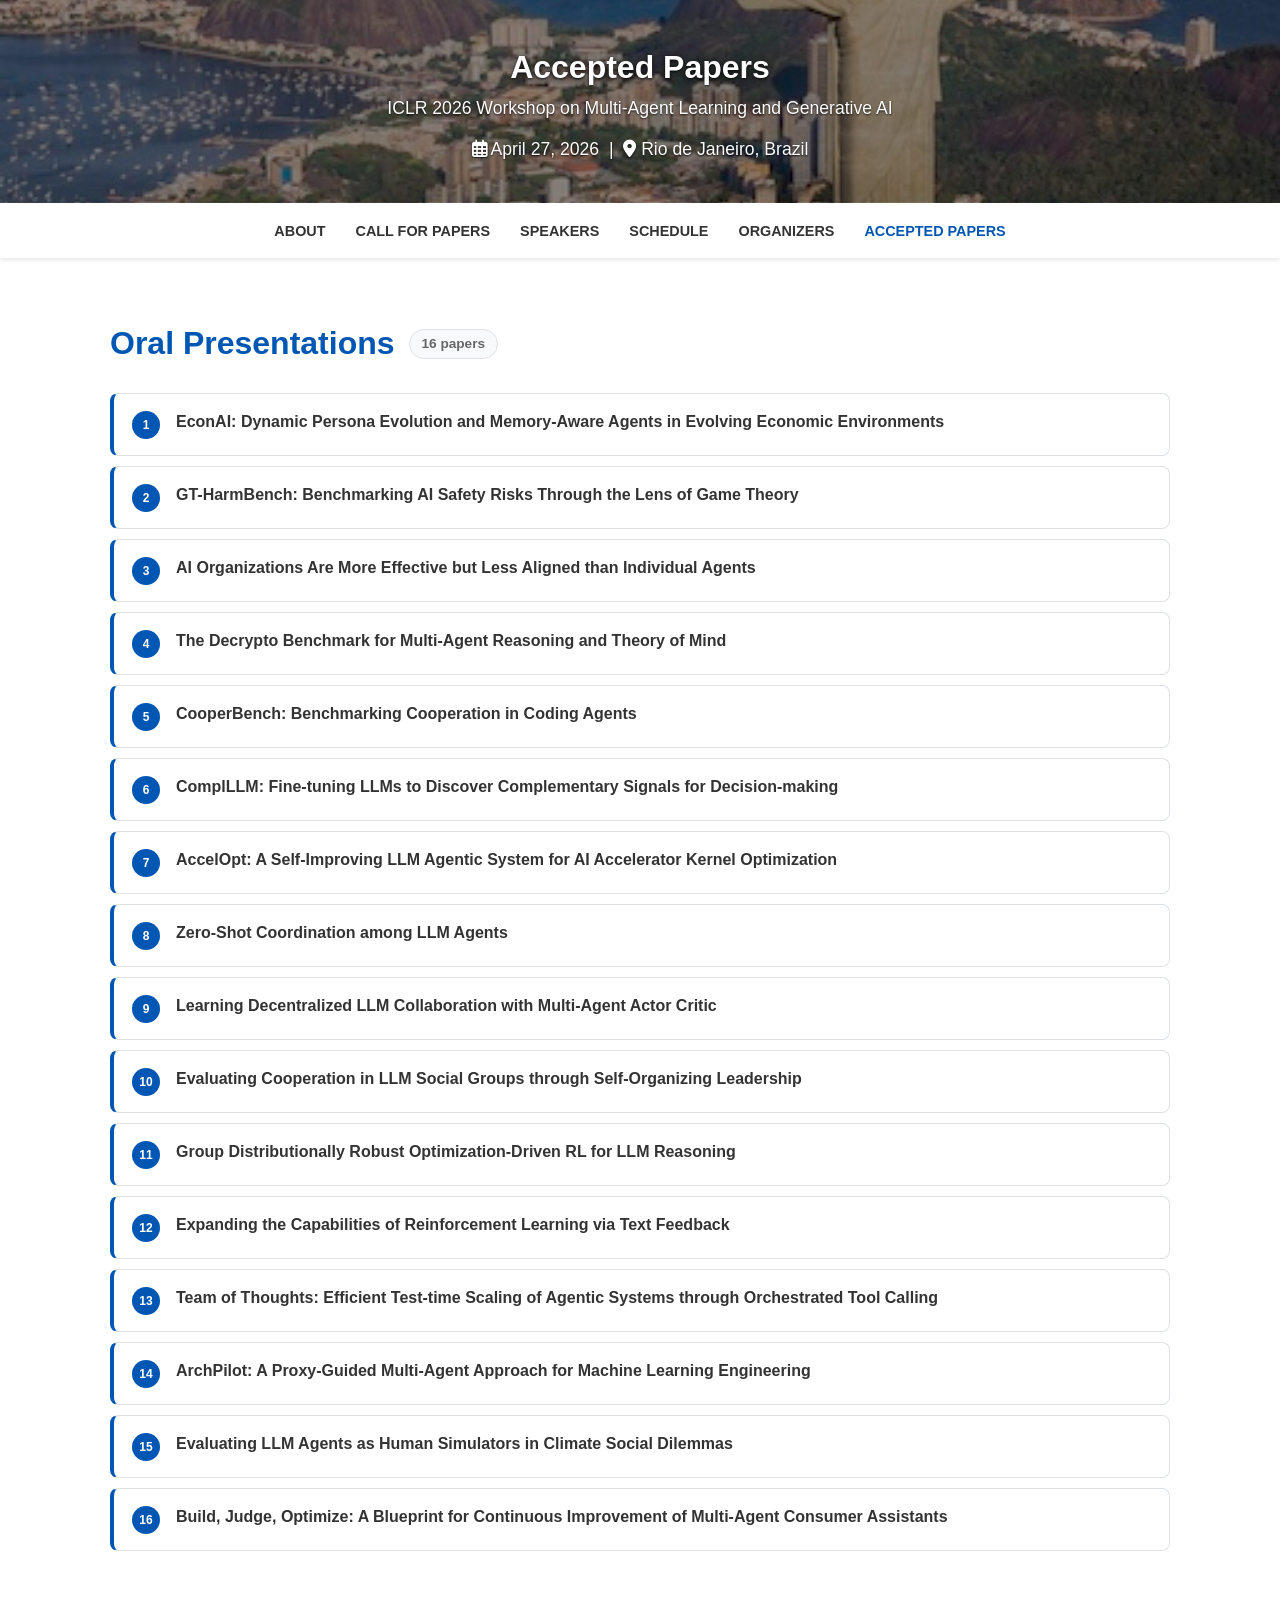
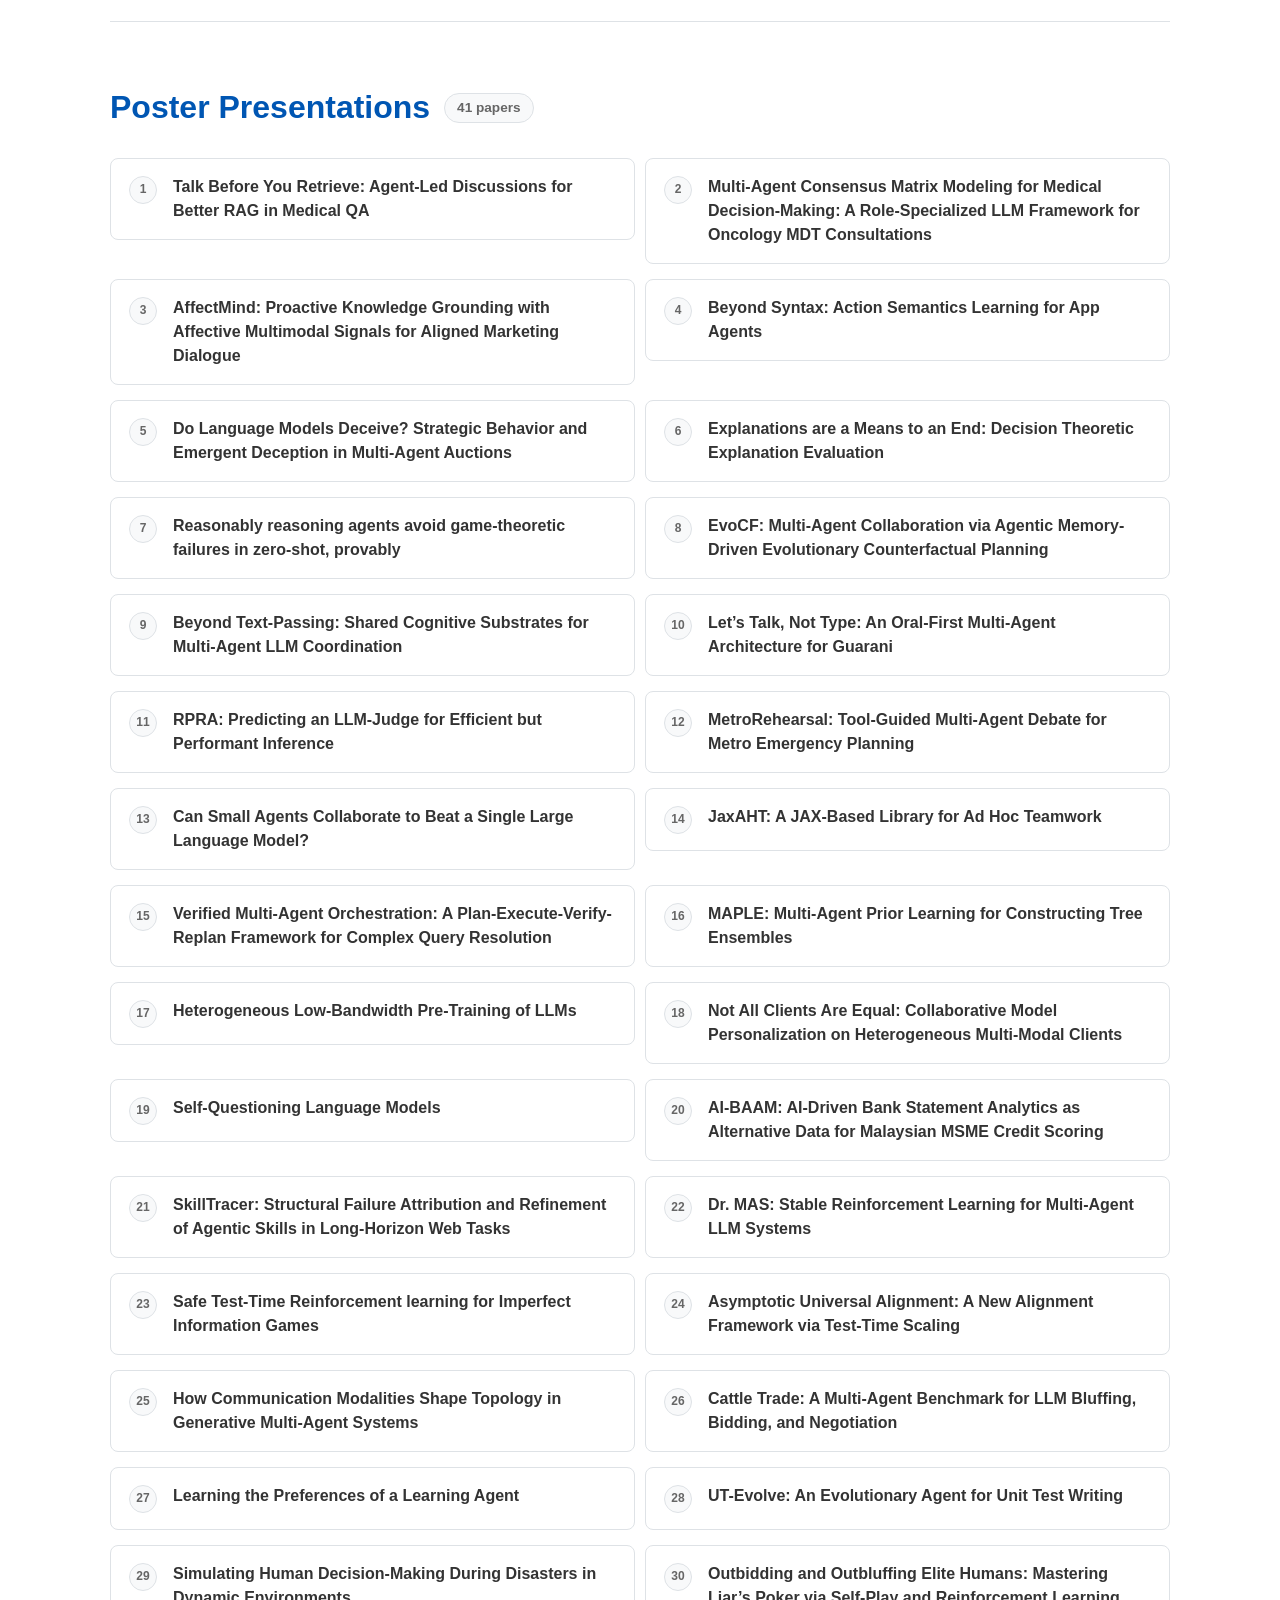
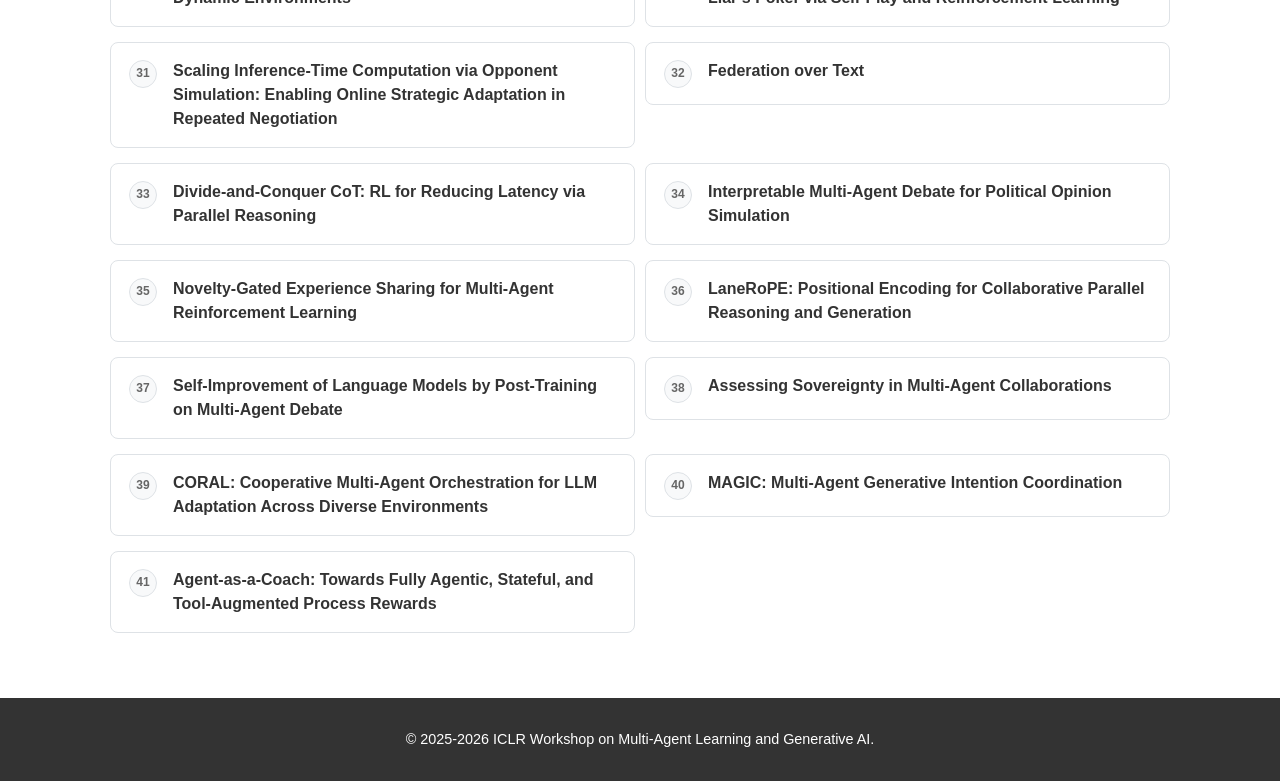
<file: papers.html>
<!DOCTYPE html>
<html lang="en">

<head>
    <meta charset="UTF-8">
    <meta name="viewport" content="width=device-width, initial-scale=1.0">
    <title>Accepted Papers – ICLR 2026 Workshop MALGAI</title>
    <link rel="stylesheet" href="style.css">
    <link rel="stylesheet" href="https://cdnjs.cloudflare.com/ajax/libs/font-awesome/6.0.0/css/all.min.css">
    <style>
        /* Page header (slimmer than main page) */
        header.subpage {
            padding: 48px 0 40px;
        }

        header.subpage h1 {
            font-size: 2rem;
            margin-bottom: 8px;
        }

        header.subpage h2 {
            font-size: 1.1rem;
            margin-bottom: 0;
        }

        /* Stats bar */
        .stats-bar {
            display: flex;
            justify-content: center;
            gap: 32px;
            flex-wrap: wrap;
            margin: 0 0 48px;
            padding: 20px;
            background: var(--section-bg);
            border-radius: 10px;
            border: 1px solid var(--border-color);
        }

        .stat-item {
            text-align: center;
        }

        .stat-num {
            font-size: 2rem;
            font-weight: 700;
            color: var(--primary-color);
            line-height: 1;
        }

        .stat-label {
            font-size: 0.85rem;
            color: var(--light-text);
            margin-top: 4px;
            text-transform: uppercase;
            letter-spacing: 0.05em;
        }

        .stat-divider {
            width: 1px;
            background: var(--border-color);
            align-self: stretch;
        }

        /* Section headers */
        .paper-section-header {
            display: flex;
            align-items: center;
            gap: 14px;
            margin-bottom: 24px;
        }

        .paper-section-header h3 {
            text-align: left;
            margin-bottom: 0;
            padding-bottom: 0;
        }

        .paper-section-header h3::after {
            display: none;
        }

        .section-count {
            font-size: 0.85rem;
            font-weight: 600;
            color: var(--light-text);
            background: var(--section-bg);
            border: 1px solid var(--border-color);
            border-radius: 999px;
            padding: 3px 12px;
            white-space: nowrap;
        }

        /* Paper cards */
        .paper-list {
            list-style: none;
            padding: 0;
            margin: 0;
        }

        .paper-card {
            display: flex;
            align-items: flex-start;
            gap: 16px;
            padding: 16px 18px;
            background: #fff;
            border: 1px solid var(--border-color);
            border-radius: 8px;
            margin-bottom: 10px;
            transition: box-shadow 0.2s, border-color 0.2s;
        }

        .paper-card:hover {
            box-shadow: 0 4px 14px rgba(0, 86, 179, 0.09);
            border-color: #b8d4f0;
        }

        /* Oral cards: subtle left accent */
        .oral-list .paper-card {
            border-left: 4px solid var(--primary-color);
        }

        .paper-idx {
            flex-shrink: 0;
            width: 28px;
            height: 28px;
            border-radius: 50%;
            display: flex;
            align-items: center;
            justify-content: center;
            font-size: 0.75rem;
            font-weight: 700;
            margin-top: 1px;
        }

        .oral-list .paper-idx {
            background: var(--primary-color);
            color: #fff;
        }

        .poster-list .paper-idx {
            background: var(--section-bg);
            color: var(--light-text);
            border: 1px solid var(--border-color);
        }

        .paper-title-link {
            font-size: 1rem;
            font-weight: 600;
            color: var(--text-color);
            line-height: 1.5;
            text-decoration: none;
            flex: 1;
            display: block;
        }

        .paper-title-link:hover {
            color: var(--primary-color);
            text-decoration: none;
        }

        /* Poster grid: 2 columns on wider screens */
        @media (min-width: 800px) {
            .poster-grid {
                display: grid;
                grid-template-columns: 1fr 1fr;
                gap: 10px;
            }

            .poster-grid .paper-card {
                margin-bottom: 0;
            }
        }
    </style>
</head>

<body>

    <header class="subpage">
        <div class="container">
            <h1>Accepted Papers</h1>
            <h2>ICLR 2026 Workshop on Multi-Agent Learning and Generative AI</h2>
            <p class="date-location" style="margin-top:12px;">
                <i class="far fa-calendar-alt"></i> April 27, 2026 &nbsp;|&nbsp;
                <i class="fas fa-map-marker-alt"></i> Rio de Janeiro, Brazil
            </p>
        </div>
    </header>

    <nav>
        <div class="container">
            <ul>
                <li><a href="index.html#about">About</a></li>
                <li><a href="index.html#cfp">Call for Papers</a></li>
                <li><a href="index.html#speakers">Speakers</a></li>
                <li><a href="index.html#schedule">Schedule</a></li>
                <li><a href="index.html#organizers">Organizers</a></li>
                <li><a href="papers.html" style="color: var(--primary-color);">Accepted Papers</a></li>
            </ul>
        </div>
    </nav>

    <main class="container" style="padding: 60px 20px;">

        <!-- Oral Papers -->
        <section style="padding: 0 0 60px; border-bottom: 1px solid var(--border-color);">
            <div class="paper-section-header">
                <h3>Oral Presentations</h3>
                <span class="section-count">16 papers</span>
            </div>
            <ul class="paper-list oral-list">
                <li>
                    <div class="paper-card">
                        <span class="paper-idx">1</span>
                        <a class="paper-title-link" href="https://openreview.net/forum?id=ibfvPld90A" target="_blank" rel="noopener noreferrer">
                            EconAI: Dynamic Persona Evolution and Memory-Aware Agents in Evolving Economic Environments
                        </a>
                    </div>
                </li>
                <li>
                    <div class="paper-card">
                        <span class="paper-idx">2</span>
                        <a class="paper-title-link" href="https://openreview.net/forum?id=9P9fYtK0RM" target="_blank" rel="noopener noreferrer">
                            GT-HarmBench: Benchmarking AI Safety Risks Through the Lens of Game Theory
                        </a>
                    </div>
                </li>
                <li>
                    <div class="paper-card">
                        <span class="paper-idx">3</span>
                        <a class="paper-title-link" href="https://openreview.net/forum?id=zVa6VP9lhi" target="_blank" rel="noopener noreferrer">
                            AI Organizations Are More Effective but Less Aligned than Individual Agents
                        </a>
                    </div>
                </li>
                <li>
                    <div class="paper-card">
                        <span class="paper-idx">4</span>
                        <a class="paper-title-link" href="https://openreview.net/forum?id=IJajBuwrgB" target="_blank" rel="noopener noreferrer">
                            The Decrypto Benchmark for Multi-Agent Reasoning and Theory of Mind
                        </a>
                    </div>
                </li>
                <li>
                    <div class="paper-card">
                        <span class="paper-idx">5</span>
                        <a class="paper-title-link" href="https://openreview.net/forum?id=AomNqiSwb1" target="_blank" rel="noopener noreferrer">
                            CooperBench: Benchmarking Cooperation in Coding Agents
                        </a>
                    </div>
                </li>
                <li>
                    <div class="paper-card">
                        <span class="paper-idx">6</span>
                        <a class="paper-title-link" href="https://openreview.net/forum?id=xtxEMSX9px" target="_blank" rel="noopener noreferrer">
                            ComplLLM: Fine-tuning LLMs to Discover Complementary Signals for Decision-making
                        </a>
                    </div>
                </li>
                <li>
                    <div class="paper-card">
                        <span class="paper-idx">7</span>
                        <a class="paper-title-link" href="https://openreview.net/forum?id=rtzcKSkffb" target="_blank" rel="noopener noreferrer">
                            AccelOpt: A Self-Improving LLM Agentic System for AI Accelerator Kernel Optimization
                        </a>
                    </div>
                </li>
                <li>
                    <div class="paper-card">
                        <span class="paper-idx">8</span>
                        <a class="paper-title-link" href="https://openreview.net/forum?id=HHPbQlyA7Y" target="_blank" rel="noopener noreferrer">
                            Zero-Shot Coordination among LLM Agents
                        </a>
                    </div>
                </li>
                <li>
                    <div class="paper-card">
                        <span class="paper-idx">9</span>
                        <a class="paper-title-link" href="https://openreview.net/forum?id=Qj8FwWtTuQ" target="_blank" rel="noopener noreferrer">
                            Learning Decentralized LLM Collaboration with Multi-Agent Actor Critic
                        </a>
                    </div>
                </li>
                <li>
                    <div class="paper-card">
                        <span class="paper-idx">10</span>
                        <a class="paper-title-link" href="https://openreview.net/forum?id=F0lp9z6bnc" target="_blank" rel="noopener noreferrer">
                            Evaluating Cooperation in LLM Social Groups through Self-Organizing Leadership
                        </a>
                    </div>
                </li>
                <li>
                    <div class="paper-card">
                        <span class="paper-idx">11</span>
                        <a class="paper-title-link" href="https://openreview.net/forum?id=e9pDxK6I2b" target="_blank" rel="noopener noreferrer">
                            Group Distributionally Robust Optimization-Driven RL for LLM Reasoning
                        </a>
                    </div>
                </li>
                <li>
                    <div class="paper-card">
                        <span class="paper-idx">12</span>
                        <a class="paper-title-link" href="https://openreview.net/forum?id=RGFDCYlk7w" target="_blank" rel="noopener noreferrer">
                            Expanding the Capabilities of Reinforcement Learning via Text Feedback
                        </a>
                    </div>
                </li>
                <li>
                    <div class="paper-card">
                        <span class="paper-idx">13</span>
                        <a class="paper-title-link" href="https://openreview.net/forum?id=en5Obbfh66" target="_blank" rel="noopener noreferrer">
                            Team of Thoughts: Efficient Test-time Scaling of Agentic Systems through Orchestrated Tool Calling
                        </a>
                    </div>
                </li>
                <li>
                    <div class="paper-card">
                        <span class="paper-idx">14</span>
                        <a class="paper-title-link" href="https://openreview.net/forum?id=6rEuy1CXQ1" target="_blank" rel="noopener noreferrer">
                            ArchPilot: A Proxy-Guided Multi-Agent Approach for Machine Learning Engineering
                        </a>
                    </div>
                </li>
                <li>
                    <div class="paper-card">
                        <span class="paper-idx">15</span>
                        <a class="paper-title-link" href="https://openreview.net/forum?id=wTgTyIgRv3" target="_blank" rel="noopener noreferrer">
                            Evaluating LLM Agents as Human Simulators in Climate Social Dilemmas
                        </a>
                    </div>
                </li>
                <li>
                    <div class="paper-card">
                        <span class="paper-idx">16</span>
                        <a class="paper-title-link" href="https://openreview.net/forum?id=aCWk37XA29" target="_blank" rel="noopener noreferrer">
                            Build, Judge, Optimize: A Blueprint for Continuous Improvement of Multi-Agent Consumer Assistants
                        </a>
                    </div>
                </li>
            </ul>
        </section>

        <!-- Poster Papers -->
        <section style="padding: 60px 0 0; border-bottom: none;">
            <div class="paper-section-header">
                <h3>Poster Presentations</h3>
                <span class="section-count">41 papers</span>
            </div>
            <ul class="paper-list poster-list poster-grid">
                <li>
                    <div class="paper-card">
                        <span class="paper-idx">1</span>
                        <a class="paper-title-link" href="https://openreview.net/forum?id=FFg9JrtBrU" target="_blank" rel="noopener noreferrer">
                            Talk Before You Retrieve: Agent-Led Discussions for Better RAG in Medical QA
                        </a>
                    </div>
                </li>
                <li>
                    <div class="paper-card">
                        <span class="paper-idx">2</span>
                        <a class="paper-title-link" href="https://openreview.net/forum?id=em8vGhlUxU" target="_blank" rel="noopener noreferrer">
                            Multi-Agent Consensus Matrix Modeling for Medical Decision-Making: A Role-Specialized LLM Framework for Oncology MDT Consultations
                        </a>
                    </div>
                </li>
                <li>
                    <div class="paper-card">
                        <span class="paper-idx">3</span>
                        <a class="paper-title-link" href="https://openreview.net/forum?id=eCt1cy5NH2" target="_blank" rel="noopener noreferrer">
                            AffectMind: Proactive Knowledge Grounding with Affective Multimodal Signals for Aligned Marketing Dialogue
                        </a>
                    </div>
                </li>
                <li>
                    <div class="paper-card">
                        <span class="paper-idx">4</span>
                        <a class="paper-title-link" href="https://openreview.net/forum?id=MJc5jzu8A2" target="_blank" rel="noopener noreferrer">
                            Beyond Syntax: Action Semantics Learning for App Agents
                        </a>
                    </div>
                </li>
                <li>
                    <div class="paper-card">
                        <span class="paper-idx">5</span>
                        <a class="paper-title-link" href="https://openreview.net/forum?id=aY9TAAQuFD" target="_blank" rel="noopener noreferrer">
                            Do Language Models Deceive? Strategic Behavior and Emergent Deception in Multi-Agent Auctions
                        </a>
                    </div>
                </li>
                <li>
                    <div class="paper-card">
                        <span class="paper-idx">6</span>
                        <a class="paper-title-link" href="https://openreview.net/forum?id=22xD6KMvu9" target="_blank" rel="noopener noreferrer">
                            Explanations are a Means to an End: Decision Theoretic Explanation Evaluation
                        </a>
                    </div>
                </li>
                <li>
                    <div class="paper-card">
                        <span class="paper-idx">7</span>
                        <a class="paper-title-link" href="https://openreview.net/forum?id=McY2wqrINQ" target="_blank" rel="noopener noreferrer">
                            Reasonably reasoning agents avoid game-theoretic failures in zero-shot, provably
                        </a>
                    </div>
                </li>
                <li>
                    <div class="paper-card">
                        <span class="paper-idx">8</span>
                        <a class="paper-title-link" href="https://openreview.net/forum?id=zGKkewtb2w" target="_blank" rel="noopener noreferrer">
                            EvoCF: Multi-Agent Collaboration via Agentic Memory-Driven Evolutionary Counterfactual Planning
                        </a>
                    </div>
                </li>
                <li>
                    <div class="paper-card">
                        <span class="paper-idx">9</span>
                        <a class="paper-title-link" href="https://openreview.net/forum?id=RRIw2L4Z1g" target="_blank" rel="noopener noreferrer">
                            Beyond Text-Passing: Shared Cognitive Substrates for Multi-Agent LLM Coordination
                        </a>
                    </div>
                </li>
                <li>
                    <div class="paper-card">
                        <span class="paper-idx">10</span>
                        <a class="paper-title-link" href="https://openreview.net/forum?id=Q0swx7f9di" target="_blank" rel="noopener noreferrer">
                            Let&#8217;s Talk, Not Type: An Oral-First Multi-Agent Architecture for Guarani
                        </a>
                    </div>
                </li>
                <li>
                    <div class="paper-card">
                        <span class="paper-idx">11</span>
                        <a class="paper-title-link" href="https://openreview.net/forum?id=gQjzDPctyJ" target="_blank" rel="noopener noreferrer">
                            RPRA: Predicting an LLM-Judge for Efficient but Performant Inference
                        </a>
                    </div>
                </li>
                <li>
                    <div class="paper-card">
                        <span class="paper-idx">12</span>
                        <a class="paper-title-link" href="https://openreview.net/forum?id=g0iJEPstrc" target="_blank" rel="noopener noreferrer">
                            MetroRehearsal: Tool-Guided Multi-Agent Debate for Metro Emergency Planning
                        </a>
                    </div>
                </li>
                <li>
                    <div class="paper-card">
                        <span class="paper-idx">13</span>
                        <a class="paper-title-link" href="https://openreview.net/forum?id=RLHUTcvsA9" target="_blank" rel="noopener noreferrer">
                            Can Small Agents Collaborate to Beat a Single Large Language Model?
                        </a>
                    </div>
                </li>
                <li>
                    <div class="paper-card">
                        <span class="paper-idx">14</span>
                        <a class="paper-title-link" href="https://openreview.net/forum?id=DkZ2IEBpH1" target="_blank" rel="noopener noreferrer">
                            JaxAHT: A JAX-Based Library for Ad Hoc Teamwork
                        </a>
                    </div>
                </li>
                <li>
                    <div class="paper-card">
                        <span class="paper-idx">15</span>
                        <a class="paper-title-link" href="https://openreview.net/forum?id=WUmz4LUbvU" target="_blank" rel="noopener noreferrer">
                            Verified Multi-Agent Orchestration: A Plan-Execute-Verify-Replan Framework for Complex Query Resolution
                        </a>
                    </div>
                </li>
                <li>
                    <div class="paper-card">
                        <span class="paper-idx">16</span>
                        <a class="paper-title-link" href="https://openreview.net/forum?id=bBIA4TVEBG" target="_blank" rel="noopener noreferrer">
                            MAPLE: Multi-Agent Prior Learning for Constructing Tree Ensembles
                        </a>
                    </div>
                </li>
                <li>
                    <div class="paper-card">
                        <span class="paper-idx">17</span>
                        <a class="paper-title-link" href="https://openreview.net/forum?id=OVhp2mHAPW" target="_blank" rel="noopener noreferrer">
                            Heterogeneous Low-Bandwidth Pre-Training of LLMs
                        </a>
                    </div>
                </li>
                <li>
                    <div class="paper-card">
                        <span class="paper-idx">18</span>
                        <a class="paper-title-link" href="https://openreview.net/forum?id=bp1toPFI14" target="_blank" rel="noopener noreferrer">
                            Not All Clients Are Equal: Collaborative Model Personalization on Heterogeneous Multi-Modal Clients
                        </a>
                    </div>
                </li>
                <li>
                    <div class="paper-card">
                        <span class="paper-idx">19</span>
                        <a class="paper-title-link" href="https://openreview.net/forum?id=8OOlhDmpXL" target="_blank" rel="noopener noreferrer">
                            Self-Questioning Language Models
                        </a>
                    </div>
                </li>
                <li>
                    <div class="paper-card">
                        <span class="paper-idx">20</span>
                        <a class="paper-title-link" href="https://openreview.net/forum?id=Qfnmnmtfbs" target="_blank" rel="noopener noreferrer">
                            AI-BAAM: AI-Driven Bank Statement Analytics as Alternative Data for Malaysian MSME Credit Scoring
                        </a>
                    </div>
                </li>
                <li>
                    <div class="paper-card">
                        <span class="paper-idx">21</span>
                        <a class="paper-title-link" href="https://openreview.net/forum?id=OiyEjThGeZ" target="_blank" rel="noopener noreferrer">
                            SkillTracer: Structural Failure Attribution and Refinement of Agentic Skills in Long-Horizon Web Tasks
                        </a>
                    </div>
                </li>
                <li>
                    <div class="paper-card">
                        <span class="paper-idx">22</span>
                        <a class="paper-title-link" href="https://openreview.net/forum?id=GOX1vk1IL1" target="_blank" rel="noopener noreferrer">
                            Dr. MAS: Stable Reinforcement Learning for Multi-Agent LLM Systems
                        </a>
                    </div>
                </li>
                <li>
                    <div class="paper-card">
                        <span class="paper-idx">23</span>
                        <a class="paper-title-link" href="https://openreview.net/forum?id=lcOFmkInX2" target="_blank" rel="noopener noreferrer">
                            Safe Test-Time Reinforcement learning for Imperfect Information Games
                        </a>
                    </div>
                </li>
                <li>
                    <div class="paper-card">
                        <span class="paper-idx">24</span>
                        <a class="paper-title-link" href="https://openreview.net/forum?id=yZn7MnyppJ" target="_blank" rel="noopener noreferrer">
                            Asymptotic Universal Alignment: A New Alignment Framework via Test-Time Scaling
                        </a>
                    </div>
                </li>
                <li>
                    <div class="paper-card">
                        <span class="paper-idx">25</span>
                        <a class="paper-title-link" href="https://openreview.net/forum?id=xzBrIN2qF0" target="_blank" rel="noopener noreferrer">
                            How Communication Modalities Shape Topology in Generative Multi-Agent Systems
                        </a>
                    </div>
                </li>
                <li>
                    <div class="paper-card">
                        <span class="paper-idx">26</span>
                        <a class="paper-title-link" href="https://openreview.net/forum?id=J3usA9wOhX" target="_blank" rel="noopener noreferrer">
                            Cattle Trade: A Multi-Agent Benchmark for LLM Bluffing, Bidding, and Negotiation
                        </a>
                    </div>
                </li>
                <li>
                    <div class="paper-card">
                        <span class="paper-idx">27</span>
                        <a class="paper-title-link" href="https://openreview.net/forum?id=xEto0NtANI" target="_blank" rel="noopener noreferrer">
                            Learning the Preferences of a Learning Agent
                        </a>
                    </div>
                </li>
                <li>
                    <div class="paper-card">
                        <span class="paper-idx">28</span>
                        <a class="paper-title-link" href="https://openreview.net/forum?id=cGsQriixUP" target="_blank" rel="noopener noreferrer">
                            UT-Evolve: An Evolutionary Agent for Unit Test Writing
                        </a>
                    </div>
                </li>
                <li>
                    <div class="paper-card">
                        <span class="paper-idx">29</span>
                        <a class="paper-title-link" href="https://openreview.net/forum?id=MzeMSprSO5" target="_blank" rel="noopener noreferrer">
                            Simulating Human Decision-Making During Disasters in Dynamic Environments
                        </a>
                    </div>
                </li>
                <li>
                    <div class="paper-card">
                        <span class="paper-idx">30</span>
                        <a class="paper-title-link" href="https://openreview.net/forum?id=1JC8EZfCPb" target="_blank" rel="noopener noreferrer">
                            Outbidding and Outbluffing Elite Humans: Mastering Liar&#8217;s Poker via Self-Play and Reinforcement Learning
                        </a>
                    </div>
                </li>
                <li>
                    <div class="paper-card">
                        <span class="paper-idx">31</span>
                        <a class="paper-title-link" href="https://openreview.net/forum?id=pBRFXoYfhj" target="_blank" rel="noopener noreferrer">
                            Scaling Inference-Time Computation via Opponent Simulation: Enabling Online Strategic Adaptation in Repeated Negotiation
                        </a>
                    </div>
                </li>
                <li>
                    <div class="paper-card">
                        <span class="paper-idx">32</span>
                        <a class="paper-title-link" href="https://openreview.net/forum?id=OxFGVlUSAH" target="_blank" rel="noopener noreferrer">
                            Federation over Text
                        </a>
                    </div>
                </li>
                <li>
                    <div class="paper-card">
                        <span class="paper-idx">33</span>
                        <a class="paper-title-link" href="https://openreview.net/forum?id=PdeYNGSiC5" target="_blank" rel="noopener noreferrer">
                            Divide-and-Conquer CoT: RL for Reducing Latency via Parallel Reasoning
                        </a>
                    </div>
                </li>
                <li>
                    <div class="paper-card">
                        <span class="paper-idx">34</span>
                        <a class="paper-title-link" href="https://openreview.net/forum?id=5zjxddNICo" target="_blank" rel="noopener noreferrer">
                            Interpretable Multi-Agent Debate for Political Opinion Simulation
                        </a>
                    </div>
                </li>
                <li>
                    <div class="paper-card">
                        <span class="paper-idx">35</span>
                        <a class="paper-title-link" href="https://openreview.net/forum?id=EjX20Zg7uB" target="_blank" rel="noopener noreferrer">
                            Novelty-Gated Experience Sharing for Multi-Agent Reinforcement Learning
                        </a>
                    </div>
                </li>
                <li>
                    <div class="paper-card">
                        <span class="paper-idx">36</span>
                        <a class="paper-title-link" href="https://openreview.net/forum?id=6WAuvwZjmw" target="_blank" rel="noopener noreferrer">
                            LaneRoPE: Positional Encoding for Collaborative Parallel Reasoning and Generation
                        </a>
                    </div>
                </li>
                <li>
                    <div class="paper-card">
                        <span class="paper-idx">37</span>
                        <a class="paper-title-link" href="https://openreview.net/forum?id=fDOlevu70z" target="_blank" rel="noopener noreferrer">
                            Self-Improvement of Language Models by Post-Training on Multi-Agent Debate
                        </a>
                    </div>
                </li>
                <li>
                    <div class="paper-card">
                        <span class="paper-idx">38</span>
                        <a class="paper-title-link" href="https://openreview.net/forum?id=hAT4kDOYj2" target="_blank" rel="noopener noreferrer">
                            Assessing Sovereignty in Multi-Agent Collaborations
                        </a>
                    </div>
                </li>
                <li>
                    <div class="paper-card">
                        <span class="paper-idx">39</span>
                        <a class="paper-title-link" href="https://openreview.net/forum?id=sqcHJMun10" target="_blank" rel="noopener noreferrer">
                            CORAL: Cooperative Multi-Agent Orchestration for LLM Adaptation Across Diverse Environments
                        </a>
                    </div>
                </li>
                <li>
                    <div class="paper-card">
                        <span class="paper-idx">40</span>
                        <a class="paper-title-link" href="https://openreview.net/forum?id=d0jXHZhH5n" target="_blank" rel="noopener noreferrer">
                            MAGIC: Multi-Agent Generative Intention Coordination
                        </a>
                    </div>
                </li>
                <li>
                    <div class="paper-card">
                        <span class="paper-idx">41</span>
                        <a class="paper-title-link" href="https://openreview.net/forum?id=5tQInt3Uar" target="_blank" rel="noopener noreferrer">
                            Agent-as-a-Coach: Towards Fully Agentic, Stateful, and Tool-Augmented Process Rewards
                        </a>
                    </div>
                </li>
            </ul>
        </section>

    </main>

    <footer>
        <div class="container">
            <p>&copy; 2025-2026 ICLR Workshop on Multi-Agent Learning and Generative AI.</p>
        </div>
    </footer>

</body>

</html>
</file>
<file: style.css>
/* General Styles */
:root {
    --primary-color: #0056b3;
    --secondary-color: #004494;
    --accent-color: #e7f1ff;
    --text-color: #333;
    --light-text: #666;
    --bg-color: #fff;
    --section-bg: #f8f9fa;
    --border-color: #dee2e6;
    --font-main: 'Roboto', sans-serif;
    --font-header: 'Lato', sans-serif;
}

* {
    box-sizing: border-box;
    margin: 0;
    padding: 0;
}

body {
    font-family: var(--font-main);
    color: var(--text-color);
    line-height: 1.6;
    background-color: var(--bg-color);
}

a {
    color: var(--primary-color);
    text-decoration: none;
    transition: color 0.3s;
}

a:hover {
    color: var(--secondary-color);
    text-decoration: underline;
}

.container {
    width: 90%;
    max-width: 1100px;
    margin: 0 auto;
    padding: 0 20px;
}

/* Header */
header {
    background-image: linear-gradient(rgba(0, 0, 0, 0.45), rgba(0, 0, 0, 0.45)), url('img/banner.jpg');
    background-size: cover;
    background-position: center;
    background-repeat: no-repeat;

    color: #fff;
    padding: 80px 0;
    text-align: center;
    position: relative;
    overflow: hidden;
}

header .container {
    position: relative;
    z-index: 1;
}

header .hero-sponsor-badge {
    display: inline-flex;
    flex-direction: column;
    align-items: center;
    gap: 7px;
    padding: 10px;
    margin-bottom: 16px;
    border-radius: 24px;
    background-color: rgba(255, 255, 255, 0.13);
    border: 1px solid rgba(255, 255, 255, 0.30);
    backdrop-filter: blur(3px);
    box-shadow: 0 10px 24px rgba(8, 18, 32, 0.14);
}

header .hero-sponsor-label {
    font-size: 0.68rem;
    letter-spacing: 0.12em;
    text-transform: uppercase;
    color: rgba(255, 255, 255, 0.86);
    padding: 5px 10px;
    border-radius: 999px;
    background-color: rgba(255, 255, 255, 0.10);
}

header .hero-sponsor-link {
    display: flex;
    align-items: center;
    justify-content: center;
    width: min(260px, calc(100vw - 48px));
    height: clamp(75px, 7.5vw, 88px);
    padding: 6px 10px;
    border-radius: 18px;
    overflow: hidden;
    background-color: rgba(255, 255, 255, 0.07);
    border: 1px solid rgba(255, 255, 255, 0.16);
    box-shadow: 0 12px 24px rgba(8, 18, 32, 0.18);
    transition: transform 0.2s ease, box-shadow 0.2s ease;
    box-sizing: border-box;
}

header .hero-sponsor-logo {
    width: 100%;
    height: 55px;
    object-fit: contain;
    display: block;
}

header .hero-sponsor-link:hover {
    text-decoration: none;
    transform: translateY(-1px);
    box-shadow: 0 14px 28px rgba(8, 18, 32, 0.20);
}

header h1 {
    font-family: var(--font-header);
    font-size: 2.5rem;
    margin-bottom: 10px;
    line-height: 1.2;
    text-shadow: 0 1px 3px rgba(0, 0, 0, 0.8), 0 2px 8px rgba(0, 0, 0, 0.5);
}

header h2 {
    font-size: 1.5rem;
    font-weight: 300;
    margin-bottom: 20px;
    text-shadow: 0 1px 2px rgba(0, 0, 0, 0.8);
}

header .date-location {
    font-size: 1.1rem;
    margin-top: 15px;
    opacity: 1;
    text-shadow: 0 1px 2px rgba(0, 0, 0, 0.8);
}

header .conference-info {
    font-size: 1rem;
    margin-top: 5px;
    font-style: italic;
    opacity: 1;
    text-shadow: 0 1px 2px rgba(0, 0, 0, 0.8);
}

.date-location {
    font-size: 1.1rem;
    margin-top: 15px;
    opacity: 0.9;
}

.conference-info {
    font-size: 1rem;
    margin-top: 5px;
    font-style: italic;
    opacity: 0.8;
}

.speaker a {
    text-decoration: none;
    color: inherit;
    display: block;
}

.speaker a:hover i.fa-user-circle {
    color: var(--primary-color);
    transform: scale(1.1);
    transition: all 0.3s ease;
}

.speaker img {
    width: 120px;
    height: 120px;
    border-radius: 50%;
    object-fit: cover;
    margin-bottom: 15px;
    background-color: #eee;
    transition: transform 0.3s ease;
}

.speaker a:hover img {
    transform: scale(1.1);
}

/* Navigation */
nav {
    background-color: #fff;
    box-shadow: 0 2px 5px rgba(0,0,0,0.1);
    position: sticky;
    top: 0;
    z-index: 1000;
}

nav ul {
    list-style: none;
    display: flex;
    justify-content: center;
    flex-wrap: wrap;
    padding: 15px 0;
}

nav ul li {
    margin: 0 15px;
}

nav ul li a {
    color: var(--text-color);
    font-weight: 700;
    text-transform: uppercase;
    font-size: 0.9rem;
    text-decoration: none;
}

nav ul li a:hover {
    color: var(--primary-color);
}

/* Sections */
section {
    padding: 60px 0;
    border-bottom: 1px solid var(--border-color);
}

section:last-child {
    border-bottom: none;
}

section h3 {
    font-family: var(--font-header);
    font-size: 2rem;
    color: var(--primary-color);
    margin-bottom: 30px;
    text-align: center;
    position: relative;
    padding-bottom: 15px;
}

section h3::after {
    content: '';
    display: block;
    width: 50px;
    height: 3px;
    background-color: var(--secondary-color);
    margin: 10px auto 0;
}

section h4 {
    font-family: var(--font-header);
    font-size: 1.4rem;
    margin-top: 30px;
    margin-bottom: 15px;
    color: var(--secondary-color);
}

section p, section li {
    font-size: 1.05rem;
    margin-bottom: 15px;
}

section ul, section ol {
    padding-left: 20px;
    margin-bottom: 15px;
}

section ul li, section ol li {
    margin-bottom: 5px;
}

/* Tracks */
.tracks {
    display: flex;
    gap: 30px;
    margin-bottom: 30px;
    flex-wrap: wrap;
}

.track {
    flex: 1;
    background: var(--section-bg);
    padding: 25px;
    border-radius: 8px;
    min-width: 300px;
    border: 1px solid var(--border-color);
}

.track h4 {
    margin-top: 0;
}

/* Lists */
ul.dates {
    list-style: none;
    padding-left: 0;
}

ul.dates li {
    padding: 10px 0;
    border-bottom: 1px dashed var(--border-color);
}

/* Speakers */
.speaker-grid {
    display: grid;
    grid-template-columns: repeat(auto-fit, minmax(200px, 1fr));
    gap: 30px;
    text-align: center;
    margin-top: 30px;
}

.speaker {
    background: #fff;
    padding: 20px;
    border-radius: 8px;
    transition: transform 0.3s;
}

.speaker:hover {
    transform: translateY(-5px);
}

.speaker img {
    width: 120px;
    height: 120px;
    border-radius: 50%;
    object-fit: cover;
    margin-bottom: 15px;
    background-color: #eee;
}

.speaker h4 {
    font-size: 1.1rem;
    margin: 10px 0 5px;
    color: var(--text-color);
}

.speaker p {
    font-size: 0.9rem;
    color: var(--light-text);
    margin-bottom: 0;
}

/* Schedule */
table {
    width: 100%;
    border-collapse: collapse;
    margin-top: 20px;
    background: #fff;
}

th, td {
    padding: 15px;
    text-align: left;
    border-bottom: 1px solid var(--border-color);
}

th {
    background-color: var(--section-bg);
    font-weight: 700;
}

tr:hover {
    background-color: var(--accent-color);
}

/* Organizers */
.organizer-list {
    display: grid;
    grid-template-columns: repeat(auto-fit, minmax(250px, 1fr));
    gap: 20px;
}

.organizer-list p {
    margin-bottom: 5px;
}

/* Sponsor */
#sponsor {
    padding-top: 40px;
}

.sponsor-highlight {
    max-width: 900px;
    margin: 0 auto;
    padding: 26px 28px;
    border-radius: 12px;
    border: 1px solid #cfe0f7;
    border-left: 6px solid var(--primary-color);
    background: linear-gradient(135deg, #f7fbff, #eef5ff);
    box-shadow: 0 6px 18px rgba(0, 86, 179, 0.08);
}

.sponsor-highlight p {
    margin: 0 0 16px;
}

.sponsor-cta {
    display: inline-block;
    background-color: var(--primary-color);
    color: #fff;
    padding: 10px 16px;
    border-radius: 6px;
    font-weight: 700;
    text-decoration: none;
}

.sponsor-cta:hover {
    background-color: var(--secondary-color);
    color: #fff;
    text-decoration: none;
}

/* Footer */
footer {
    background-color: #333;
    color: #fff;
    padding: 30px 0;
    text-align: center;
    font-size: 0.9rem;
}

/* Responsive */
@media (max-width: 768px) {
    header h1 {
        font-size: 1.8rem;
    }
    
    nav ul {
        flex-direction: column;
        align-items: center;
    }

    nav ul li {
        margin: 5px 0;
    }

    .tracks {
        flex-direction: column;
    }

    header .hero-sponsor-badge {
        margin-bottom: 14px;
        padding: 9px;
    }

    header .hero-sponsor-link {
        width: min(100%, 320px);
        height: clamp(104px, 18vw, 116px);
    }

    .sponsor-highlight {
        padding: 20px;
    }
}
</file>
